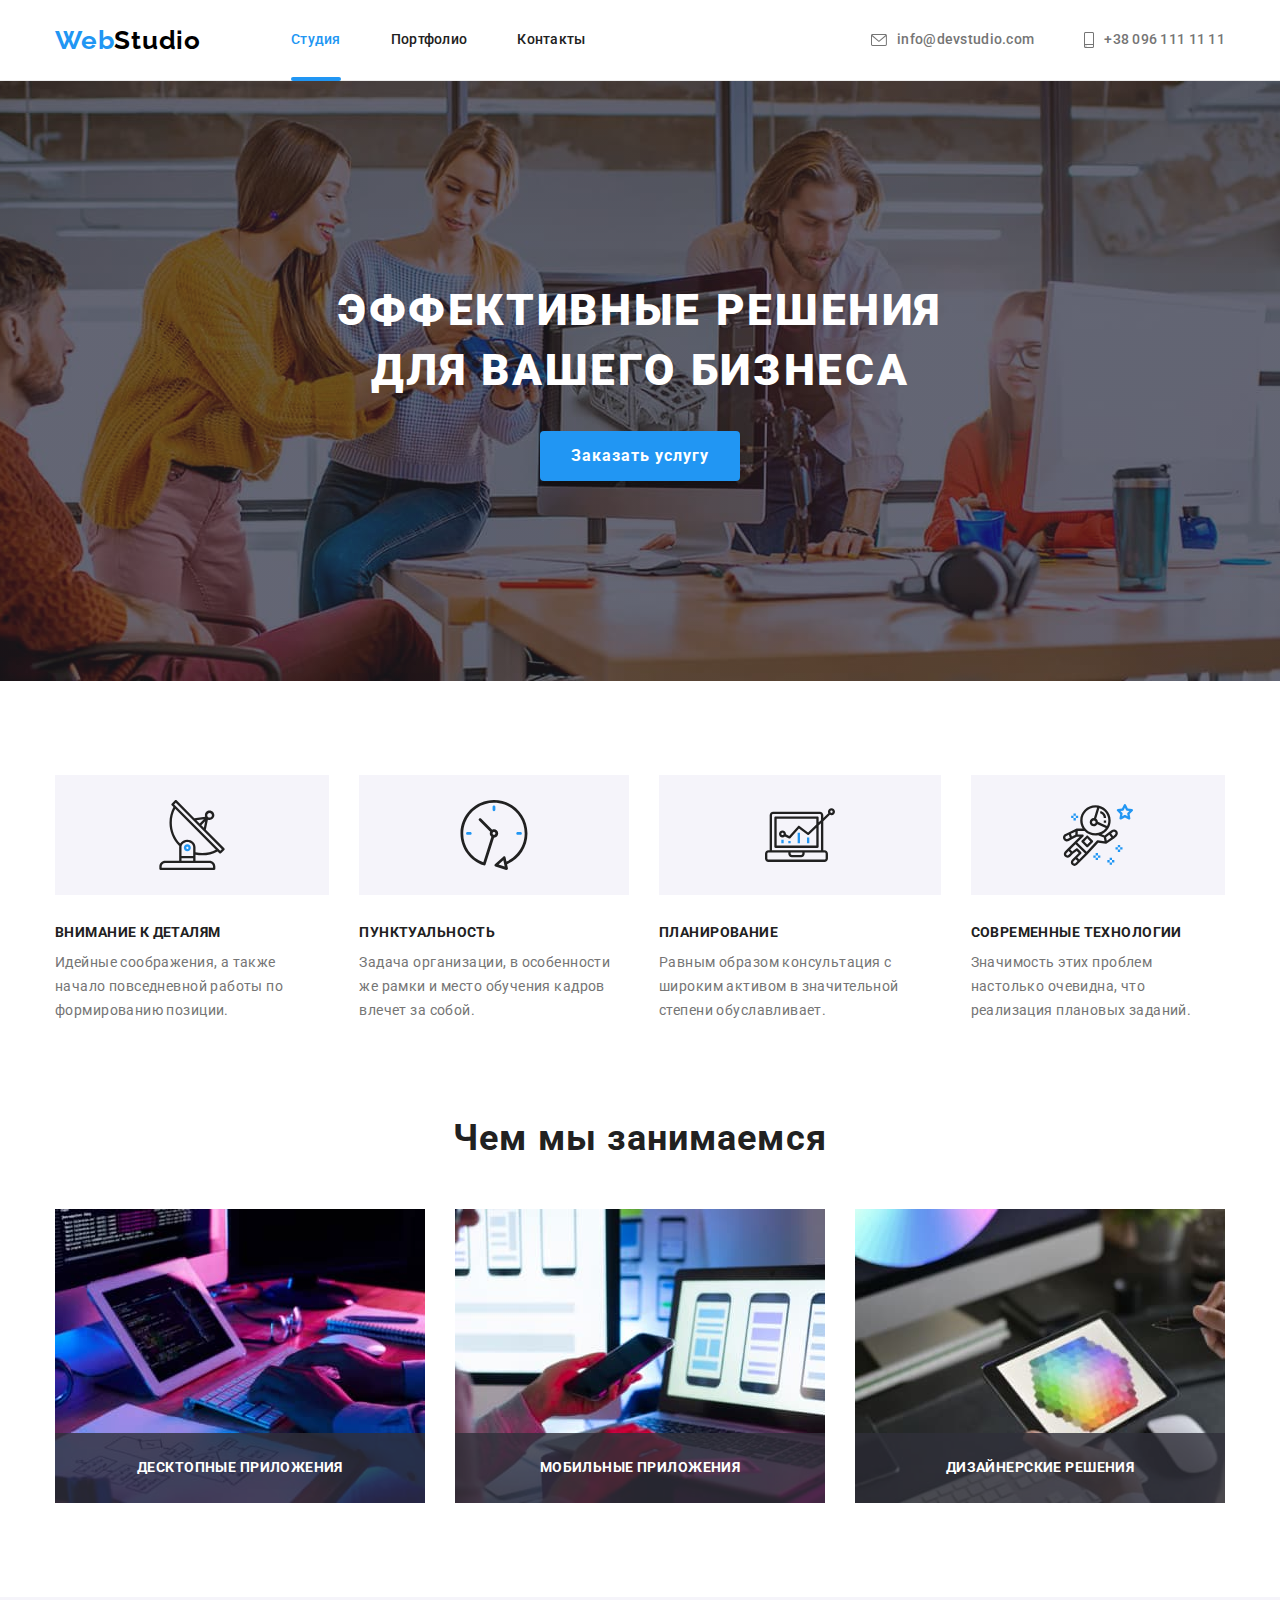
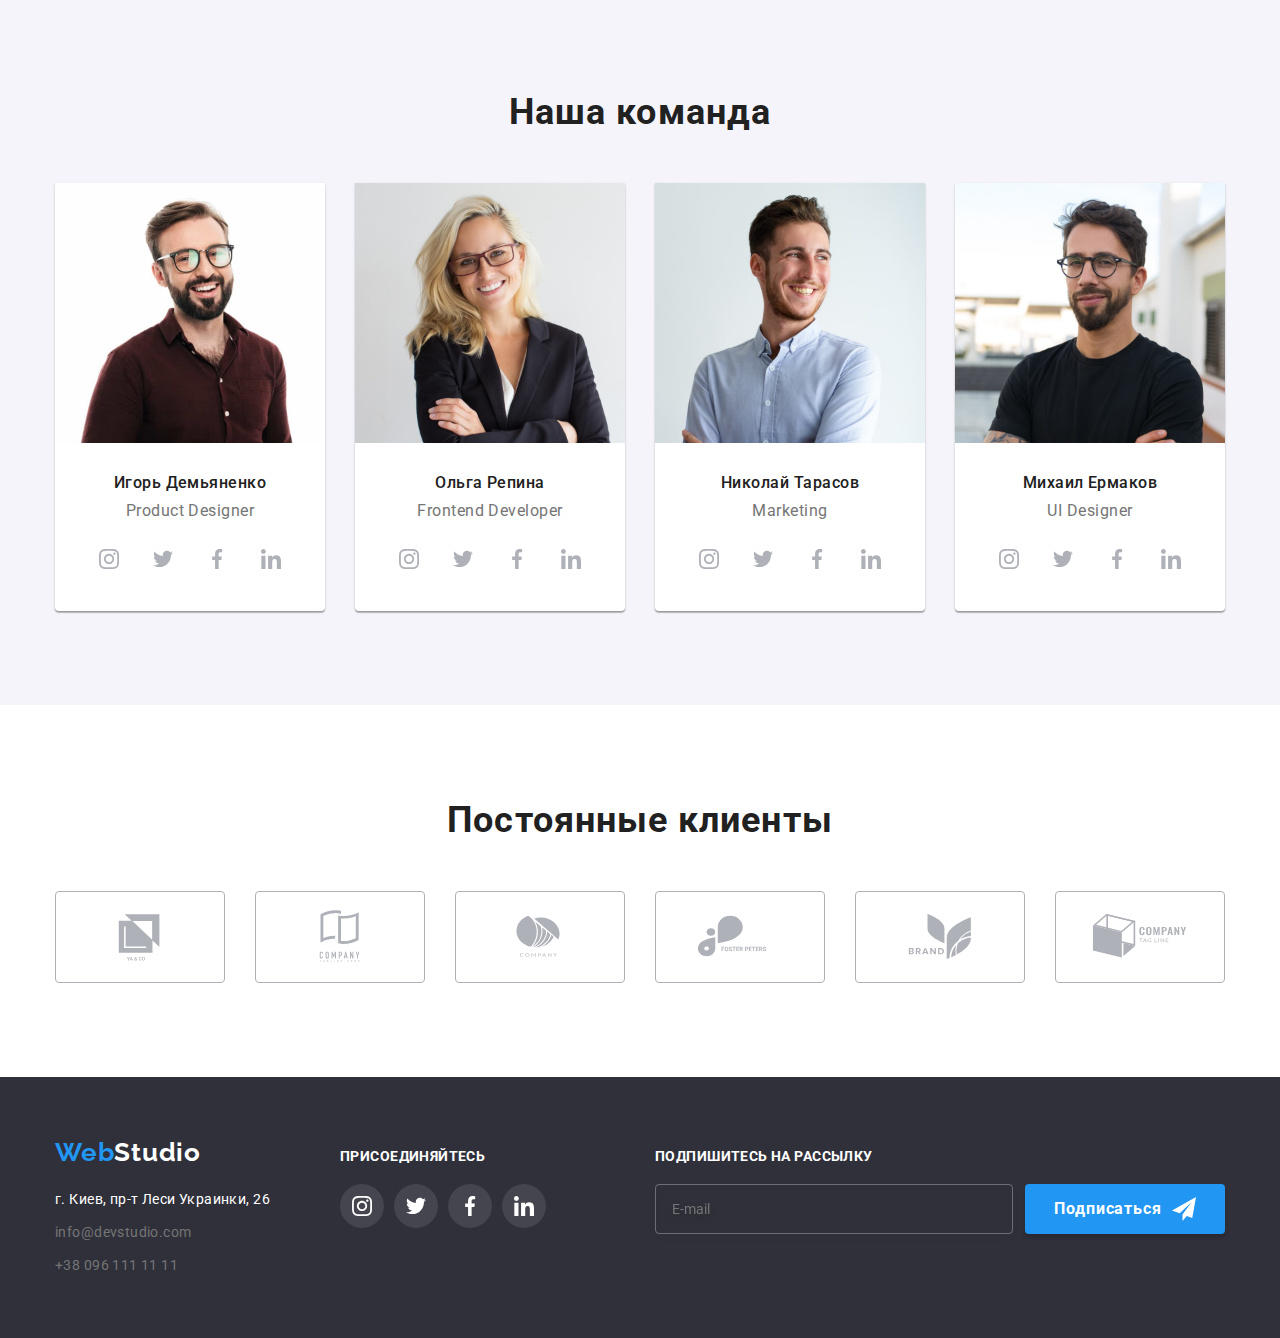
<file: index.html>
<!DOCTYPE html>
<html lang="ru">

<head>
  <meta charset="UTF-8" />
  <meta http-equiv="X-UA-Compatible" content="IE=edge" />
  <meta name="viewport" content="width=device-width, initial-scale=1.0" />
  <link rel="preconnect" href="https://fonts.googleapis.com">
  <link rel="preconnect" href="https://fonts.gstatic.com" crossorigin>
  <link href="https://fonts.googleapis.com/css2?family=Raleway:wght@700&family=Roboto:wght@400;500;700;900&display=swap"
    rel="stylesheet">
  <link rel="stylesheet" href="https://cdnjs.cloudflare.com/ajax/libs/modern-normalize/1.1.0/modern-normalize.min.css">
  <link rel="stylesheet" href="css/styles.css" />
  <title>WebStudio</title>
</head>

<body>
  <header class="header">
    <div class="container">
      <nav class="nav">
        <a class="logo" href="./index.html"><span class="logo-decoration">Web</span>Studio</a>
        <ul class="nav-list">
          <li class="item"><a class="link active" href="./index.html">Студия</a></li>
          <li class="item"><a class="link" href="./portfolio.html">Портфолио</a></li>
          <li class="item"><a class="link" href="#">Контакты</a></li>
        </ul>
        <div class="line">
        </div>
      </nav>
      <ul class="contacts-list">
        <li class="item"><a class="link" href="mailto:info@devstudio.com">
            <svg class="icon envelope" aria-label="связаться с нами по email" width="16px" height="12px">
              <use href="./images/symbol-defs.svg#icon-envelope"></use>
            </svg>
            info@devstudio.com</a></li>
        <li class="item"><a class="link" href="tel:+380961111111">
            <svg class="icon smartphone" aria-label="связаться с нами по телефону" width="10px" height="16px">
              <use href="./images/symbol-defs.svg#icon-smartphone"></use>
            </svg>
            +38 096 111 11 11</a></li>
      </ul>
    </div>
  </header>
  <main>
    <section class="hero">
      <div class="container">
        <h1 class="title">Эффективные решения для вашего бизнеса</h1>
        <button class="btn" type="button" data-modal-open>Заказать услугу</button>
      </div>
    </section>
    <section class="section benefits">
      <div class="container">
        <h2 class="title">наши преимущества</h2>
        <ul class="list">
          <li class="item">
            <div class="box"><svg class="icon" width="70px" height="70px" aria-hidden="true">
                <use href="./images/symbol-defs.svg#icon-antenna"></use>
              </svg></div>
            <h3 class="sub-title">Внимание к деталям</h3>
            <p class="text">
              Идейные соображения, а также начало повседневной работы по
              формированию позиции.
            </p>
          </li>
          <li class="item">
            <div class="box"><svg class="icon" width="70px" height="70px" aria-hidden="true">
                <use href="./images/symbol-defs.svg#icon-clock"></use>
              </svg></div>
            <h3 class="sub-title">Пунктуальность</h3>
            <p class="text">
              Задача организации, в особенности же рамки и место обучения кадров
              влечет за собой.
            </p>
          </li>
          <li class="item">
            <div class="box"><svg class="icon" width="70px" height="70px" aria-hidden="true">
                <use href="./images/symbol-defs.svg#icon-diagram"></use>
              </svg>
            </div>
            <h3 class="sub-title">Планирование</h3>
            <p class="text">
              Равным образом консультация с широким активом в значительной
              степени обуславливает.
            </p>
          </li>
          <li class="item">
            <div class="box"><svg class="icon" width="70px" height="70px" aria-hidden="true">
                <use href="./images/symbol-defs.svg#icon-astronaut"></use>
              </svg>
            </div>
            <h3 class="sub-title">Современные технологии</h3>
            <p class="text">
              Значимость этих проблем настолько очевидна, что реализация
              плановых заданий.
            </p>
          </li>
        </ul>
      </div>
    </section>
    <section class="section our-work">
      <div class="container">
        <h2 class="title">Чем мы занимаемся</h2>
        <ul class="title-list">
          <li class="link-list">
            <a href="#"><img src="./images/image1.jpeg" alt="процес написания кода на компьютере" width="370"
                height="294" />
              <p class="text">Десктопные приложения</p>
            </a>
          </li>
          <li class="link-list">
            <a href="#"><img src="./images/image2.jpeg" alt="процес написания приложения для смартфона" width="370"
                height="294" />
              <p class="text">Мобильные приложения</p>
            </a>
          </li>
          <li class="link-list">
            <a href="#"><img src="./images/image3.jpeg" alt="дизайнер выбирает цвет из палитры на планшете" width="370"
                height="294" />
              <p class="text">Дизайнерские решения</p>
            </a>
          </li>
        </ul>
      </div>
    </section>
    <section class="section comand">
      <div class="container">
        <h2 class="title">Наша команда</h2>
        <ul class="title-list">
          <li class="item">
            <img class="photo-worker" src="./images/igor_demyanenko.jpeg" alt="фото Игоря Демьяненко" width="270"
              height="260" />
            <h3 class="worker-name">Игорь Демьяненко</h3>
            <p class="job-title">Product Designer</p>
            <ul class="social-network">
              <li class="network-item">
                <a class="link" href="#"><svg class="icon" aria-label="перейти на профиль в instagram" width="20px"
                    height="20px">
                    <use href="./images/symbol-defs.svg#icon-instagram"></use>
                  </svg></a>
              </li>
              <li class="network-item">
                <a class="link" href="#"><svg class="icon" aria-label="перейти на профиль в twitter" width="20px"
                    height="20px">
                    <use href="./images/symbol-defs.svg#icon-twitter"></use>
                  </svg></a>
              </li>
              <li class="network-item">
                <a class="link" href="#"><svg class="icon" aria-label="перейти на профиль в facebook" width="20px"
                    height="20px">
                    <use href="./images/symbol-defs.svg#icon-facebook"></use>
                  </svg></a>
              </li>
              <li class="network-item">
                <a class="link" href="#"><svg class="icon" aria-label="перейти на профиль в linkedin" width="20px"
                    height="20px">
                    <use href="./images/symbol-defs.svg#icon-linkedin"></use>
                  </svg></a>
              </li>
            </ul>
          </li>
          <li class="item">
            <img class="photo-worker" src="./images/olga_repina.jpeg" alt="фото Ольги Репиной" width="270"
              height="260" />
            <h3 class="worker-name">Ольга Репина</h3>
            <p class="job-title">Frontend Developer</p>
            <ul class="social-network">
              <li class="network-item">
                <a class="link" href="#"><svg class="icon" aria-label="перейти на профиль в instagram" width="20px"
                    height="20px">
                    <use href="./images/symbol-defs.svg#icon-instagram"></use>
                  </svg></a>
              </li>
              <li class="network-item">
                <a class="link" href="#"><svg class="icon" aria-label="перейти на профиль в twitter" width="20px"
                    height="20px">
                    <use href="./images/symbol-defs.svg#icon-twitter"></use>
                  </svg></a>
              </li>
              <li class="network-item">
                <a class="link" href="#"><svg class="icon" aria-label="перейти на профиль в facebook" width="20px"
                    height="20px">
                    <use href="./images/symbol-defs.svg#icon-facebook"></use>
                  </svg></a>
              </li>
              <li class="network-item">
                <a class="link" href="#"><svg class="icon" aria-label="перейти на профиль в linkedin" width="20px"
                    height="20px">
                    <use href="./images/symbol-defs.svg#icon-linkedin"></use>
                  </svg></a>
              </li>
            </ul>
          </li>
          <li class="item">
            <img class="photo-worker" src="./images/nikolay_tarasov.jpeg" alt="фото Николая Тарасова" width="270"
              height="260" />
            <h3 class="worker-name">Николай Тарасов</h3>
            <p class="job-title">Marketing</p>
            <ul class="social-network">
              <li class="network-item">
                <a class="link" href="#"><svg class="icon" aria-label="перейти на профиль в instagram" width="20px"
                    height="20px">
                    <use href="./images/symbol-defs.svg#icon-instagram"></use>
                  </svg></a>
              </li>
              <li class="network-item">
                <a class="link" href="#"><svg class="icon" aria-label="перейти на профиль в twitter" width="20px"
                    height="20px">
                    <use href="./images/symbol-defs.svg#icon-twitter"></use>
                  </svg></a>
              </li>
              <li class="network-item">
                <a class="link" href="#"><svg class="icon" aria-label="перейти на профиль в facebook" width="20px"
                    height="20px">
                    <use href="./images/symbol-defs.svg#icon-facebook"></use>
                  </svg></a>
              </li>
              <li class="network-item">
                <a class="link" href="#"><svg class="icon" aria-label="перейти на профиль в linkedin" width="20px"
                    height="20px">
                    <use href="./images/symbol-defs.svg#icon-linkedin"></use>
                  </svg></a>
              </li>
            </ul>
          </li>
          <li class="item">
            <img class="photo-worker" src="./images/mikhail_ermakov.jpeg" alt="фото Михаила Ермакова" width="270"
              height="260" />
            <h3 class="worker-name">Михаил Ермаков</h3>
            <p class="job-title">UI Designer</p>
            <ul class="social-network">
              <li class="network-item">
                <a class="link" href="#"><svg class="icon" aria-label="перейти на профиль в instagram" width="20px"
                    height="20px">
                    <use href="./images/symbol-defs.svg#icon-instagram"></use>
                  </svg></a>
              </li>
              <li class="network-item">
                <a class="link" href="#"><svg class="icon" aria-label="перейти на профиль в twitter" width="20px"
                    height="20px">
                    <use href="./images/symbol-defs.svg#icon-twitter"></use>
                  </svg></a>
              </li>
              <li class="network-item">
                <a class="link" href="#"><svg class="icon" aria-label="перейти на профиль в facebook" width="20px"
                    height="20px">
                    <use href="./images/symbol-defs.svg#icon-facebook"></use>
                  </svg></a>
              </li>
              <li class="network-item">
                <a class="link" href="#"><svg class="icon" aria-label="перейти на профиль в linkedin" width="20px"
                    height="20px">
                    <use href="./images/symbol-defs.svg#icon-linkedin"></use>
                  </svg></a>
              </li>
            </ul>
          </li>
        </ul>
      </div>
    </section>
    <section class="our-clients section">
      <div class="container">
        <h2 class="title">Постоянные клиенты</h2>
        <ul class="list">
          <li class="item">
            <a class="link" href="#">
              <svg class="icon" aria-label="перейти на свйт нашего клиента" width="106px" height="60px">
                <use href="./images/symbol-defs.svg#icon-Logo1"></use>
              </svg>
            </a>
          </li>
          <li class="item">
            <a class="link" href="#">
              <svg class="icon" aria-label="перейти на сайт нашего клиента" width="106px" height="60px">
                <use href="./images/symbol-defs.svg#icon-Logo2"></use>
              </svg>
            </a>
          </li>
          <li class="item">
            <a class="link" href="#">
              <svg class="icon" aria-label="перейти на свйт нашего клиента" width="106px" height="60px">
                <use href="./images/symbol-defs.svg#icon-Logo3"></use>
              </svg>
            </a>
          </li>
          <li class="item">
            <a class="link" href="#">
              <svg class="icon" aria-label="перейти на свйт нашего клиента" width="106px" height="60px">
                <use href="./images/symbol-defs.svg#icon-Logo4"></use>
              </svg>
            </a>
          </li>
          <li class="item">
            <a class="link" href="#">
              <svg class="icon" aria-label="перейти на свйт нашего клиента" width="106px" height="60px">
                <use href="./images/symbol-defs.svg#icon-Logo5"></use>
              </svg>
            </a>
          </li>
          <li class="item">
            <a class="link" href="#">
              <svg class="icon" aria-label="перейти на свйт нашего клиента" width="106px" height="60px">
                <use href="./images/symbol-defs.svg#icon-Logo6"></use>
              </svg>
            </a>
          </li>
        </ul>
      </div>
    </section>
  </main>
  <footer class="footer">
    <div class="container">
      <div class="address-block">
        <a class="logo" href="./index.html"><span class="logo-decoration">Web</span>Studio</a>
        <address>
          <ul class="address-list">
            <li class="item"><a class="link address" href="#">г. Киев, пр-т Леси Украинки, 26</a></li>
            <li class="item"><a class="link" href="mailto:info@devstudio.com">info@devstudio.com</a></li>
            <li class="item"><a class="link" href="tel:+380961111111">+38 096 111 11 11</a></li>
          </ul>
        </address>
      </div>
      <div class="social-network-block">
        <h2 class="subscription-title">присоединяйтесь</h2>
        <ul class="social-network footer list">
          <li class="network-item">
            <a class="link" href="#"><svg class="icon" width="20px" height="20px">
                <use href="./images/symbol-defs.svg#icon-instagram"></use>
              </svg></a>
          </li>
          <li class="network-item">
            <a class="link" href="#"><svg class="icon" width="20px" height="20px">
                <use href="./images/symbol-defs.svg#icon-twitter"></use>
              </svg></a>
          </li>
          <li class="network-item">
            <a class="link" href="#"><svg class="icon" width="20px" height="20px">
                <use href="./images/symbol-defs.svg#icon-facebook"></use>
              </svg></a>
          </li>
          <li class="network-item">
            <a class="link" href="#"><svg class="icon" width="20px" height="20px">
                <use href="./images/symbol-defs.svg#icon-linkedin"></use>
              </svg></a>
          </li>
        </ul>
      </div>
      <div class="subscribe">
        <form>
          <p class="subscription-title">Подпишитесь на рассылку</p>
          <div class="form"><label>
              <input type="email" name="mail" placeholder="E-mail">
            </label>
            <button class="btn" type="submit">Подписаться
              <svg class="icon" width="24px" height="24px">
                <use href="./images/symbol-defs.svg#icon-send"></use>
              </svg>
            </button>
          </div>
        </form>
      </div>
    </div>

  </footer>
  <div class="backdrop is-hidden" data-modal>
    <div class="modal">
      <button class="btn-close" type="button" data-modal-close><svg width="18px" height="18px">
          <use href="./images/symbol-defs.svg#icon-close-black"></use>
        </svg></button>
      <p class="modal-title">Оставьте свои данные, мы вам перезвоним</p>
      <form class="modal-form">
        <div class="modal-input"><label for="user-name">Имя</label>
          <div class="input-field">
            <input type="text" name="user-name" id="user-name">
            <svg class="modal-icon" width="12px" height="12px">
              <use href="./images/symbol-defs.svg#icon-name"></use>
            </svg>
          </div>
        </div>
        <div class="modal-input"><label for="user-tel">Телефон</label>
          <div class="input-field">
            <input type="tel" name="user-tel" id="user-tel">
            <svg class="modal-icon" width="13px" height="13px">
              <use href="./images/symbol-defs.svg#icon-phone"></use>
            </svg>
          </div>
        </div>
        <div class="modal-input"><label for="user-mail">Телефон</label>
          <div class="input-field">
            <input type="email" name="user-mail" id="user-mail">
            <svg class="modal-icon" width="15px" height="12px">
              <use href="./images/symbol-defs.svg#icon-mail"></use>
            </svg>
          </div>
        </div>
        <div class="modal-input"><label for="coment">Комментарий</label>
          <div class="input-field"><textarea name="coment" id="coment" placeholder="Введите текст"></textarea></div>
        </div>
        <div class="modal-checkbox">
          <label class="label">
            <input type="checkbox" name="checkbox">
            <span class="check-icon"></span>
            Соглашаюсь с рассылкой и принимаю <span class="link">Условия договора</span></label>
        </div>
        <button class="btn" type="submit">Отправить</button>
      </form>
    </div>
  </div>
  <script src="./js/modal.js"></script>
</body>

</html>
</file>
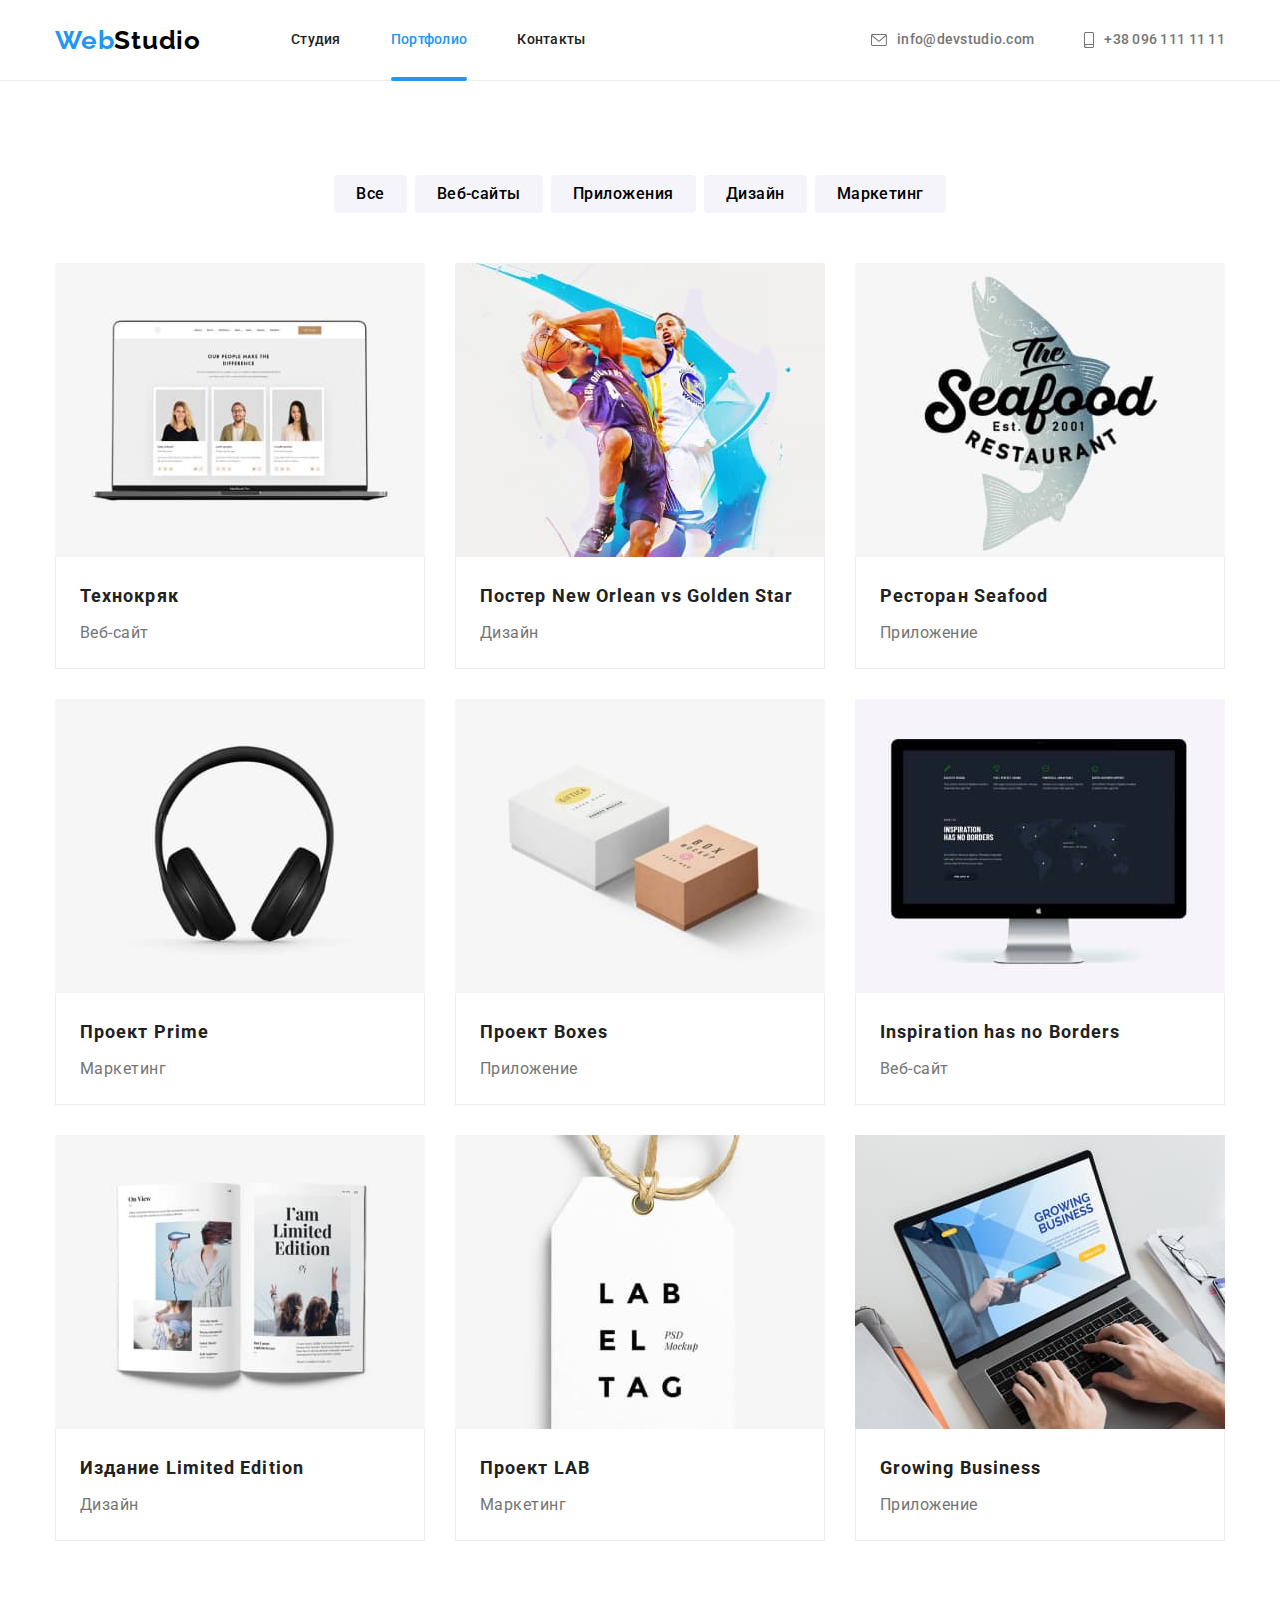
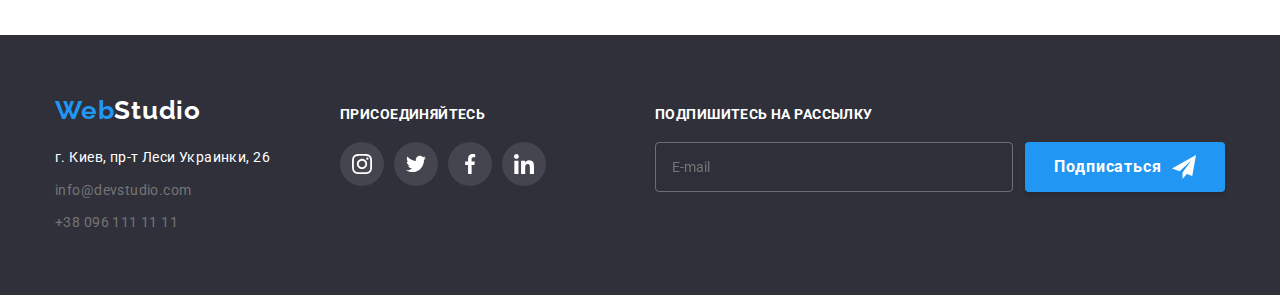
<file: portfolio.html>
<!DOCTYPE html>
<html lang="ru">

<head>
  <meta charset="UTF-8" />
  <meta http-equiv="X-UA-Compatible" content="IE=edge" />
  <meta name="viewport" content="width=device-width, initial-scale=1.0" />
  <link rel="preconnect" href="https://fonts.googleapis.com">
  <link rel="preconnect" href="https://fonts.gstatic.com" crossorigin>
  <link href="https://fonts.googleapis.com/css2?family=Raleway:wght@700&family=Roboto:wght@400;500;700;900&display=swap"
    rel="stylesheet">
  <link rel="stylesheet" href="https://cdnjs.cloudflare.com/ajax/libs/modern-normalize/1.1.0/modern-normalize.min.css">
  <link rel="stylesheet" href="./css/styles.css">
  <title>WebStudio</title>
</head>

<body>
  <header class="header">
    <div class="container">
      <nav class="nav">
        <a class="logo" href="./index.html"><span class="logo-decoration">Web</span>Studio</a>
        <ul class="nav-list">
          <li class="item"><a class="link" href="./index.html">Студия</a></li>
          <li class="item"><a class="link active" href="./portfolio.html">Портфолио</a></li>
          <li class="item"><a class="link" href="#">Контакты</a></li>
        </ul>
      </nav>
      <ul class="contacts-list">
        <li class="item"><a class="link" href="mailto:info@devstudio.com">
            <svg class="icon envelope" aria-label="связаться с нами по email" width="16px" height="12px">
              <use href="./images/symbol-defs.svg#icon-envelope"></use>
            </svg>
            info@devstudio.com</a></li>
        <li class="item"><a class="link" href="tel:+380961111111">
            <svg class="icon smartphone" aria-label="связаться с нами по телефону" width="10px" height="16px">
              <use href="./images/symbol-defs.svg#icon-smartphone"></use>
            </svg>
            +38 096 111 11 11</a></li>
      </ul>
    </div>
  </header>
  <main>
    <section class="section menu">
      <div class="container">
        <h1 class="title">Портфолио</h1>
        <ul class="menu-list">
          <li class="item"><button type="button">Все</button></li>
          <li class="item"><button type="button">Веб-сайты</button></li>
          <li class="item"><button type="button">Приложения</button></li>
          <li class="item"><button type="button">Дизайн</button></li>
          <li class="item"><button type="button">Маркетинг</button></li>
        </ul>
        <ul class="portfolio-list">
          <li class="item">
            <a class="link" href="#">
              <div class="cover">
                <img src="./images/laptop.jpeg" alt="включенный ноутбук" width="370" height="294">
                <div class="overlay">
                  <p class="text">
                    Ресурс предлагает комплексные предложения с разным уровнем функционала и сервисов.
                    Все это позволит
                    посетителю получить
                    исчерпывающие сведения о компании или частном лице.
                  </p>
                </div>
              </div>
              <div class="description">
                <h2 class="project-name">Технокряк</h2>
                <p class="project-type">Веб-сайт</p>
              </div>
            </a>
          </li>
          <li class="item">
            <a class="link" href="#">
              <div class="cover"><img src="./images/two-players.jpeg" alt="два баскетболиста борящихся за мяч"
                  width="370" height="294">
                <div class="overlay">
                  <p class="text">
                    Ресурс предлагает комплексные предложения с разным уровнем функционала и сервисов.
                    Все это позволит
                    посетителю получить
                    исчерпывающие сведения о компании или частном лице.
                  </p>
                </div>
              </div>
              <div class="description">
                <h2 class="project-name">Постер New Orlean vs Golden Star</h2>
                <p class="project-type">Дизайн</p>
              </div>
            </a>
          </li>
          <li class="item">
            <a class="link" href="#">
              <div class="cover"><img src="./images/logo-fish.jpeg" alt="логотип ресторана в виде рыбы" width="370"
                  height="294">
                <div class="overlay">
                  <p class="text">
                    Ресурс предлагает комплексные предложения с разным уровнем функционала и сервисов.
                    Все это позволит
                    посетителю получить
                    исчерпывающие сведения о компании или частном лице.
                  </p>
                </div>
              </div>
              <div class="description">
                <h2 class="project-name">Ресторан Seafood</h2>
                <p class="project-type">Приложение</p>
              </div>
            </a>
          </li>
          <li class="item">
            <a class="link" href="#">
              <div class="cover"><img src="./images/headphones.jpeg" alt="черные полноразмерные наушники" width="370"
                  height="294">
                <div class="overlay">
                  <p class="text">
                    Ресурс предлагает комплексные предложения с разным уровнем функционала и сервисов.
                    Все это позволит
                    посетителю получить
                    исчерпывающие сведения о компании или частном лице.
                  </p>
                </div>
              </div>
              <div class="description">
                <h2 class="project-name">Проект Prime</h2>
                <p class="project-type">Маркетинг</p>
              </div>
            </a>
          </li>
          <li class="item">
            <a class="link" href="#">
              <div class="cover"><img src="./images/two-boxes.jpeg" alt="белая и бежевая картонные коробки" width="370"
                  height="294">
                <div class="overlay">
                  <p class="text">
                    Ресурс предлагает комплексные предложения с разным уровнем функционала и сервисов.
                    Все это позволит
                    посетителю получить
                    исчерпывающие сведения о компании или частном лице.
                  </p>
                </div>
              </div>
              <div class="description">
                <h2 class="project-name">Проект Boxes</h2>
                <p class="project-type">Приложение</p>
              </div>
            </a>
          </li>
          <li class="item">
            <a class="link" href="#">
              <div class="cover"><img src="./images/monitor.jpeg" alt="включенный монитор" width="370" height="294">
                <div class="overlay">
                  <p class="text">
                    Ресурс предлагает комплексные предложения с разным уровнем функционала и сервисов.
                    Все это позволит
                    посетителю получить
                    исчерпывающие сведения о компании или частном лице.
                  </p>
                </div>
              </div>
              <div class="description">
                <h2 class="project-name">Inspiration has no Borders</h2>
                <p class="project-type">Веб-сайт</p>
              </div>
            </a>
          </li>
          <li class="item">
            <a class="link" href="#">
              <div class="cover"><img src="./images/open_book.jpeg" alt="открытая книга" width="370" height="294">
                <div class="overlay">
                  <p class="text">
                    Ресурс предлагает комплексные предложения с разным уровнем функционала и сервисов.
                    Все это позволит
                    посетителю получить
                    исчерпывающие сведения о компании или частном лице.
                  </p>
                </div>
              </div>
              <div class="description">
                <h2 class="project-name">Издание Limited Edition</h2>
                <p class="project-type">Дизайн</p>
              </div>
            </a>
          </li>
          <li class="item">
            <a class="link" href="#">
              <div class="cover"><img src="./images/tag.jpeg" alt="белая бирка с веревочкой" width="370" height="294">
                <div class="overlay">
                  <p class="text">
                    Ресурс предлагает комплексные предложения с разным уровнем функционала и сервисов.
                    Все это позволит
                    посетителю получить
                    исчерпывающие сведения о компании или частном лице.
                  </p>
                </div>
              </div>
              <div class="description">
                <h2 class="project-name">Проект LAB</h2>
                <p class="project-type">Маркетинг</p>
              </div>
            </a>
          </li>
          <li class="item">
            <a class="link" href="#">
              <div class="cover"><img src="./images/work-on-laptop.jpeg" alt="ноутбук на котором работают" width="370"
                  height="294">
                <div class="overlay">
                  <p class="text">
                    Ресурс предлагает комплексные предложения с разным уровнем функционала и сервисов.
                    Все это позволит
                    посетителю получить
                    исчерпывающие сведения о компании или частном лице.
                  </p>
                </div>
              </div>
              <div class="description">
                <h2 class="project-name">Growing Business</h2>
                <p class="project-type">Приложение</p>
              </div>
            </a>
          </li>
        </ul>
      </div>
    </section>
  </main>
  <footer class="footer">
    <div class="container">
      <div class="address-block">
        <a class="logo" href="./index.html"><span class="logo-decoration">Web</span>Studio</a>
        <address>
          <ul class="address-list">
            <li class="item"><a class="link address" href="#">г. Киев, пр-т Леси Украинки, 26</a></li>
            <li class="item"><a class="link" href="mailto:info@devstudio.com">info@devstudio.com</a></li>
            <li class="item"><a class="link" href="tel:+380961111111">+38 096 111 11 11</a></li>
          </ul>
        </address>
      </div>
      <div class="social-network-block">
        <h2 class="subscription-title">присоединяйтесь</h2>
        <ul class="social-network footer list">
          <li class="network-item">
            <a class="link" href="#"><svg class="icon" width="20px" height="20px">
                <use href="./images/symbol-defs.svg#icon-instagram"></use>
              </svg></a>
          </li>
          <li class="network-item">
            <a class="link" href="#"><svg class="icon" width="20px" height="20px">
                <use href="./images/symbol-defs.svg#icon-twitter"></use>
              </svg></a>
          </li>
          <li class="network-item">
            <a class="link" href="#"><svg class="icon" width="20px" height="20px">
                <use href="./images/symbol-defs.svg#icon-facebook"></use>
              </svg></a>
          </li>
          <li class="network-item">
            <a class="link" href="#"><svg class="icon" width="20px" height="20px">
                <use href="./images/symbol-defs.svg#icon-linkedin"></use>
              </svg></a>
          </li>
        </ul>
      </div>
      <div class="subscribe">
        <form>
          <p class="subscription-title">Подпишитесь на рассылку</p>
          <div class="form"><label>
              <input type="email" name="mail" placeholder="E-mail">
            </label>
            <button class="btn" type="submit">Подписаться
              <svg class="icon" width="24px" height="24px">
                <use href="./images/symbol-defs.svg#icon-send"></use>
              </svg>
            </button>
          </div>
        </form>
      </div>
    </div>

  </footer>
</body>

</html>
</file>
<file: css/styles.css>
:root {
  --basic-background-color: #ffffff;
  --brand-background-color: #2f303a;
  --section-background-color: #e5e5e5;
  --section-background-color-comand: #f5f4fa;
  --text-color-accent: #2196f3;
  --text-color-primary: #212121;
  --text-color-secondary: #757575;
  --color-logo: #000000;
  --section-background-menu: #eeeeee;
  --header-border-color: #ececec;
  --border-color: #afb1b8;
  --footer-background-color-link: #44454e;
  --transition-animation: 220ms cubic-bezier(0.4, 0, 0.2, 1);
}

h1,
h2,
h3,
ul,
p {
  margin: 0;
  padding: 0;
}

body {
  font-family: "Roboto", sans-serif;
  color: var(--text-color-primary);
}

body ul,
a {
  list-style: none;
  text-decoration: none;
}

.section {
  padding-top: 94px;
  padding-bottom: 94px;
}

.icon {
  display: block;
}

.container {
  width: 1200px;
  padding: 0 15px;
  margin: 0 auto;
}

/* header */
.header {
  font-weight: 500;
  font-size: 14px;
  line-height: 1.14;
  letter-spacing: 0.02em;
  border-bottom: 1px solid var(--header-border-color);
}

.header .container {
  display: flex;
  align-items: center;
}

.header .link {
  display: block;
  padding: 32px 0;
}

.contacts-list .link {
  display: inline-flex;
  align-items: center;
  color: var(--text-color-secondary);
}

.nav-list {
  margin-left: 90px;
}

.nav-list .link {
  color: var(--text-color-primary);
  position: relative;
}

.link.active {
  color: var(--text-color-accent);
}

.link.active::after {
  content: "";
  height: 4px;
  width: 100%;
  border-radius: 2px;
  background-color: var(--text-color-accent);
  position: absolute;
  left: 0;
  bottom: -1px;
}

.header .logo {
  font-family: "Raleway", sans-serif;
  font-weight: 700;
  font-size: 26px;
  line-height: 1.19;
  letter-spacing: 0.03em;
  color: var(--color-logo);
}

.logo-decoration {
  color: var(--text-color-accent);
}

.link:hover,
.link:focus {
  color: var(--text-color-accent);
  transition: var(--transition-animation);
}

.nav {
  display: flex;
  align-items: center;
}

.nav-list,
.contacts-list {
  display: flex;
  align-items: center;
}

.contacts-list {
  margin-left: auto;
}

.nav-list .item,
.contacts-list .item {
  margin-right: 50px;
}

.nav-list .item:last-child,
.contacts-list .item:last-child {
  margin-right: 0;
}

.contacts-list .icon {
  margin-right: 10px;
}

.contacts-list .icon {
  fill: var(--text-color-secondary);
}

.contacts-list .link:hover .icon,
.contacts-list .link:focus .icon {
  fill: var(--text-color-accent);
  transition: var(--transition-animation);
}

.logo {
  font-family: "Raleway", sans-serif;
  font-weight: 700;
  font-size: 26px;
  line-height: 1.19;
  letter-spacing: 0.03em;
  color: var(--color-logo);
}

.logo-decoration {
  color: var(--text-color-accent);
}

/* hero */
.hero {
  background-color: var(--brand-background-color);
  text-align: center;
  height: 600px;
  max-width: 1600px;
  padding: 200px 0;
  margin: 0 auto;
  background-image: linear-gradient(
      to right,
      rgba(47, 48, 58, 0.4),
      rgba(47, 48, 58, 0.4)
    ),
    url(../images/Img.jpeg);
  background-repeat: no-repeat;
  background-size: cover;
  background-position: center;
}

.hero .title {
  font-weight: 900;
  font-size: 44px;
  line-height: 1.36;
  letter-spacing: 0.06em;
  text-transform: uppercase;
  color: var(--basic-background-color);
  margin-bottom: 30px;
  margin-left: auto;
  margin-right: auto;
  width: 696px;
}

.btn {
  display: flex;
  align-items: center;
  justify-content: center;
  text-align: center;
  margin: 0 auto;
  width: 200px;
  height: 50px;
  background-color: var(--text-color-accent);
  color: var(--basic-background-color);
  border: 0;
  font-weight: 700;
  font-size: 16px;
  line-height: 1.87;
  cursor: pointer;
  letter-spacing: 0.06em;
  border-radius: 4px;
  box-shadow: 0px 4px 4px rgba(0, 0, 0, 0.15);
}

.title {
  font-weight: 700;
  font-size: 36px;
  line-height: 1.17;
  text-align: center;
  letter-spacing: 0.03em;
  margin-bottom: 50px;
}

/* benefits */

.benefits .container {
  margin: 0 auto;
}

.benefits .list {
  display: flex;
}

.benefits .item {
  justify-content: space-between;
}

.benefits .box {
  display: flex;
  align-items: center;
  justify-content: center;
  background-color: var(--section-background-color-comand);
  height: 270px;
  height: 120px;
  margin-bottom: 30px;
}

.benefits .item:not(:first-child) {
  margin-left: 30px;
}

.benefits .title,
.menu .title {
  display: none;
}

.header,
.benefits,
.our-work,
.menu {
  background-color: var(--header-background-color);
}

.benefits .sub-title {
  font-weight: 700;
  font-size: 14px;
  line-height: 1.14;
  letter-spacing: 0.03em;
  text-transform: uppercase;
  margin-bottom: 10px;
}

.benefits .text {
  color: var(--text-color-secondary);
  font-size: 14px;
  line-height: 1.71;
  letter-spacing: 0.03em;
}

/* our-work */

.section.our-work {
  padding-top: 0;
}

.our-work img {
  display: block;
  max-height: auto;
}

.our-work .title-list {
  display: flex;
  justify-content: space-between;
}

.our-work .link-list {
  position: relative;
}

.our-work .text {
  font-family: "Roboto";
  font-weight: 700;
  font-size: 14px;
  line-height: 1.1;
  letter-spacing: 0.03em;
  text-transform: uppercase;
  color: var(--basic-background-color);
  display: flex;
  align-items: center;
  justify-content: center;
  height: 70px;
  width: 100%;
  background-color: rgba(47, 48, 58, 0.8);
  position: absolute;
  bottom: 0;
}

/* comand */
.comand {
  background-color: var(--section-background-color-comand);
}

.comand .title-list {
  display: flex;
  justify-content: space-between;
}

.photo-worker {
  display: block;
  margin-bottom: 30px;
}

.comand .item {
  width: 270px;
  outline: 1px;
  background-color: var(--basic-background-color);
  box-shadow: 0px 1px 3px rgba(0, 0, 0, 0.12), 0px 1px 1px rgba(0, 0, 0, 0.14),
    0px 2px 1px rgba(0, 0, 0, 0.2);
  border-radius: 0px 0px 4px 4px;
}

.worker-name {
  font-weight: 500;
  font-size: 16px;
  line-height: 1.19;
  text-align: center;
  letter-spacing: 0.03em;
  margin-bottom: 10px;
}

.job-title {
  color: var(--text-color-secondary);
  font-size: 16px;
  line-height: 1.18;
  text-align: center;
  letter-spacing: 0.03em;
  margin-bottom: 16px;
}

.comand .social-network {
  display: flex;
  justify-content: center;
  margin-bottom: 30px;
}

.social-network .link {
  display: flex;
  align-items: center;
  justify-content: center;
  background-color: var(--basic-background-color);
  width: 44px;
  height: 44px;
  border-radius: 50%;
}

.social-network .icon {
  fill: var(--border-color);
}

.social-network .link:hover,
.social-network .link:focus {
  background-color: var(--text-color-accent);
  transition: var(--transition-animation);
}

.social-network .link:hover .icon,
.social-network .link:focus .icon {
  fill: var(--basic-background-color);
  transition: var(--transition-animation);
}

.social-network .network-item:not(:last-child) {
  margin-right: 10px;
}

/* our-clients */

.our-clients .list {
  display: flex;
}

.our-clients .item {
  border: 1px solid var(--border-color);
  border-radius: 4px;
  width: 170px;
  height: 92px;
}

.our-clients .link {
  display: flex;
  align-items: center;
  justify-content: center;
  height: 100%;
}

.our-clients .icon {
  fill: var(--border-color);
}

.our-clients .item:hover,
.our-clients .item:focus {
  border-color: var(--text-color-accent);
  transition: var(--transition-animation);
}

.our-clients .item:hover .icon,
.our-clients .item:focus .icon {
  fill: var(--text-color-accent);
  transition: var(--transition-animation);
}

.our-clients .item:not(:last-child) {
  margin-right: 30px;
}

/* menu portfolio */
.menu-list button {
  background-color: var(--section-background-color-comand);
  font-weight: 500;
  font-size: 16px;
  line-height: 1.62;
  text-align: center;
  letter-spacing: 0.03em;
  padding: 6px 22px;
  border: 0;
  cursor: pointer;
  border-radius: 4px;
}

.menu .menu-list {
  display: flex;
  margin-bottom: 50px;
  justify-content: center;
}

.menu-list .item:not(:last-child) {
  margin-right: 8px;
}

.menu .portfolio-list {
  display: flex;
  flex-wrap: wrap;
  justify-content: space-between;
}

.portfolio-list .item:not(:nth-last-child(-n + 3)) {
  margin-bottom: 30px;
}

.portfolio-list img {
  display: block;
}

.portfolio-list .link {
  display: block;
}

.portfolio-list .link:hover,
.portfolio-list .link:focus {
  box-shadow: 0px 1px 1px rgba(0, 0, 0, 0.12), 0px 4px 4px rgba(0, 0, 0, 0.06),
    1px 4px 6px rgba(0, 0, 0, 0.16);
  transition: var(--transition-animation);
}

.portfolio-list .description {
  border: 1px solid var(--header-border-color);
  border-top: 1px solid transparent;
  padding: 20px 24px;
  margin-bottom: 0;
}

.link .project-name {
  font-weight: 700;
  font-size: 18px;
  line-height: 2;
  letter-spacing: 0.06em;
  margin-bottom: 4px;
  color: var(--text-color-primary);
}

.link .project-type {
  color: var(--text-color-secondary);
  font-size: 16px;
  line-height: 1.87;
  letter-spacing: 0.03em;
}

.menu-list button:hover,
.menu-list button:focus {
  background-color: var(--text-color-accent);
  color: var(--basic-background-color);
  box-shadow: 0px 3px 1px rgba(0, 0, 0, 0.1), 0px 1px 2px rgba(0, 0, 0, 0.08),
    0px 2px 2px rgba(0, 0, 0, 0.12);
  transition: var(--transition-animation);
}

.cover {
  position: relative;
  overflow: hidden;
}

.overlay {
  background-color: rgba(33, 150, 243, 0.9);
  padding: 63px 24px;
  position: absolute;
  height: 100%;
  top: 0;
  left: 0;
  transform: translateY(100%);
  transition: var(--transition-animation);
}

.overlay .text {
  font-family: "Roboto";
  font-size: 18px;
  line-height: 1.55;
  letter-spacing: 0.03em;
  color: #ffffff;
}

.portfolio-list .link:hover .overlay,
.portfolio-list .link:focus .overlay {
  transform: translateY(0);
  transition: var(--transition-animation);
}

/* footer */
.footer {
  background-color: var(--brand-background-color);
  font-size: 14px;
  line-height: 1.71;
  letter-spacing: 0.03em;
}

.footer {
  padding-top: 60px;
  padding-bottom: 60px;
}

.footer .logo {
  color: var(--basic-background-color);
  margin-bottom: 20px;
  display: block;
}

.footer .item:not(:last-child) {
  margin-bottom: 9px;
}

.address-block {
  margin-right: 70px;
}

.address-list .link {
  color: var(--text-color-secondary);
  font-style: normal;
}

.address-list .link.address {
  color: var(--basic-background-color);
}

.footer .container {
  display: flex;
  align-items: baseline;
}

.subscription-title {
  font-family: "Roboto";
  font-weight: 700;
  font-size: 14px;
  line-height: 16px;
  letter-spacing: 0.03em;
  text-transform: uppercase;
  color: var(--basic-background-color);
  margin-bottom: 20px;
}

.social-network.footer {
  display: flex;
  padding: 0;
  margin: 0;
}

.social-network-block .icon {
  fill: var(--basic-background-color);
}

.social-network-block .link {
  background-color: var(--footer-background-color-link);
}

.social-network .link:hover,
.social-network .link:focus {
  background-color: var(--text-color-accent);
  transition: var(--transition-animation);
}

.form {
  display: flex;
  margin-top: 20px;
}

.subscribe {
  margin-left: auto;
}

.subscribe .icon {
  margin-left: 10px;
  fill: var(--basic-background-color);
}

.subscribe input {
  width: 358px;
  height: 50px;
  border: 1px solid rgba(255, 255, 255, 0.3);
  filter: drop-shadow(0px 4px 4px rgba(0, 0, 0, 0.15));
  border-radius: 4px;
  background-color: transparent;
  margin-right: 12px;
  padding: 15px 16px;
  color: var(--basic-background-color);
  outline: none;
}

.backdrop {
  position: fixed;
  top: 0;
  left: 0;
  width: 100%;
  height: 100%;
  background-color: rgba(0, 0, 0, 0.2);
  transition: opacity var(--transition-animation),
    visibility var(--transition-animation);
}

.modal {
  position: absolute;
  padding: 40px;
  top: 50%;
  left: 50%;
  transform: scale(1) translate(-50%, -50%);
  min-width: 528px;
  min-height: 581px;
  background-color: var(--basic-background-color);
  box-shadow: 0px 1px 3px rgba(0, 0, 0, 0.12), 0px 1px 1px rgba(0, 0, 0, 0.14),
    0px 2px 1px rgba(0, 0, 0, 0.2);
  border-radius: 4px;
  transition: transform var(--transition-animation);
}

.backdrop.is-hidden {
  opacity: 0;
  visibility: hidden;
  pointer-events: none;
}

.backdrop.backdrop.is-hidden .modal {
  transform: translate(-50%, -50%) scale(1.1);
}

.btn-close {
  display: flex;
  align-items: center;
  position: absolute;
  top: 8px;
  right: 8px;
  height: 30px;
  width: 30px;
  border-radius: 50%;
  border: 1px solid rgba(0, 0, 0, 0.1);
  background-color: transparent;
  cursor: pointer;
}

.backdrop .btn-close:hover {
  fill: var(--text-color-accent);
  transition: var(--transition-animation);
}

.modal-title {
  font-weight: 700;
  font-size: 20px;
  line-height: 1.15;
  text-align: center;
  letter-spacing: 0.03em;
  color: var(--text-color-primary);
}

.modal-input {
  margin-top: 10px;
}

.modal-input > label {
  display: block;
  margin-bottom: 4px;
  font-size: 12px;
  line-height: 1.16;
  letter-spacing: 0.01em;
  color: var(--text-color-secondary);
}

.input-field {
  position: relative;
  display: flex;
  align-items: center;
}

.input-field > input {
  width: 100%;
  height: 40px;
  padding: 12px 12px 12px 42px;
  border: 1px solid rgba(33, 33, 33, 0.2);
  border-radius: 4px;
  cursor: pointer;
  outline: none;
}

.input-field:focus-within .modal-icon {
  fill: var(--text-color-accent);
  transition: var(--transition-animation);
}

.input-field:focus-within input,
.input-field:focus-within textarea,
.subscribe:focus-within input {
  border-color: var(--text-color-accent);
  transition: var(--transition-animation);
}

.modal-icon {
  position: absolute;
  margin-left: 12px;
}

.input-field > textarea {
  width: 100%;
  height: 120px;
  border: 1px solid rgba(33, 33, 33, 0.2);
  border-radius: 4px;
  padding: 12px 16px;
  resize: none;
  cursor: pointer;
  outline: none;
}

.modal .btn {
  margin-top: 30px;
}

.modal-checkbox > input {
  width: 16px;
  height: 15px;
  margin-left: 12px;
  margin-right: 9px;
}

.modal-checkbox > label {
  font-size: 14px;
  line-height: calc(24 / 14);
  letter-spacing: 0.03em;
  color: var(--text-color-secondary);
}

.input-field textarea::placeholder {
  font-size: 12px;
  line-height: calc(14 / 12);
  letter-spacing: 0.01em;
  color: rgba(117, 117, 117, 0.5);
}

.label {
  display: flex;
  margin-top: 20px;
  align-items: center;
  justify-content: space-evenly;
}

.modal-checkbox input {
  appearance: none;
}

.modal-checkbox .link {
  color: var(--text-color-accent);
  text-decoration: underline;
  cursor: pointer;
}

.check-icon {
  display: inline-block;
  height: 15px;
  width: 16px;
  border: 2px solid var(--text-color-primary);
  border-radius: 2px;
  transition: var(--transition-animation);
}

.label input:checked + .check-icon {
  background-image: url(../images/check.svg);
  height: 15px;
  width: 16px;
  background-origin: border-box;
  background-size: contain;
  border-color: transparent;
  background-repeat: no-repeat;
  transition: var(--transition-animation);
}
</file>
